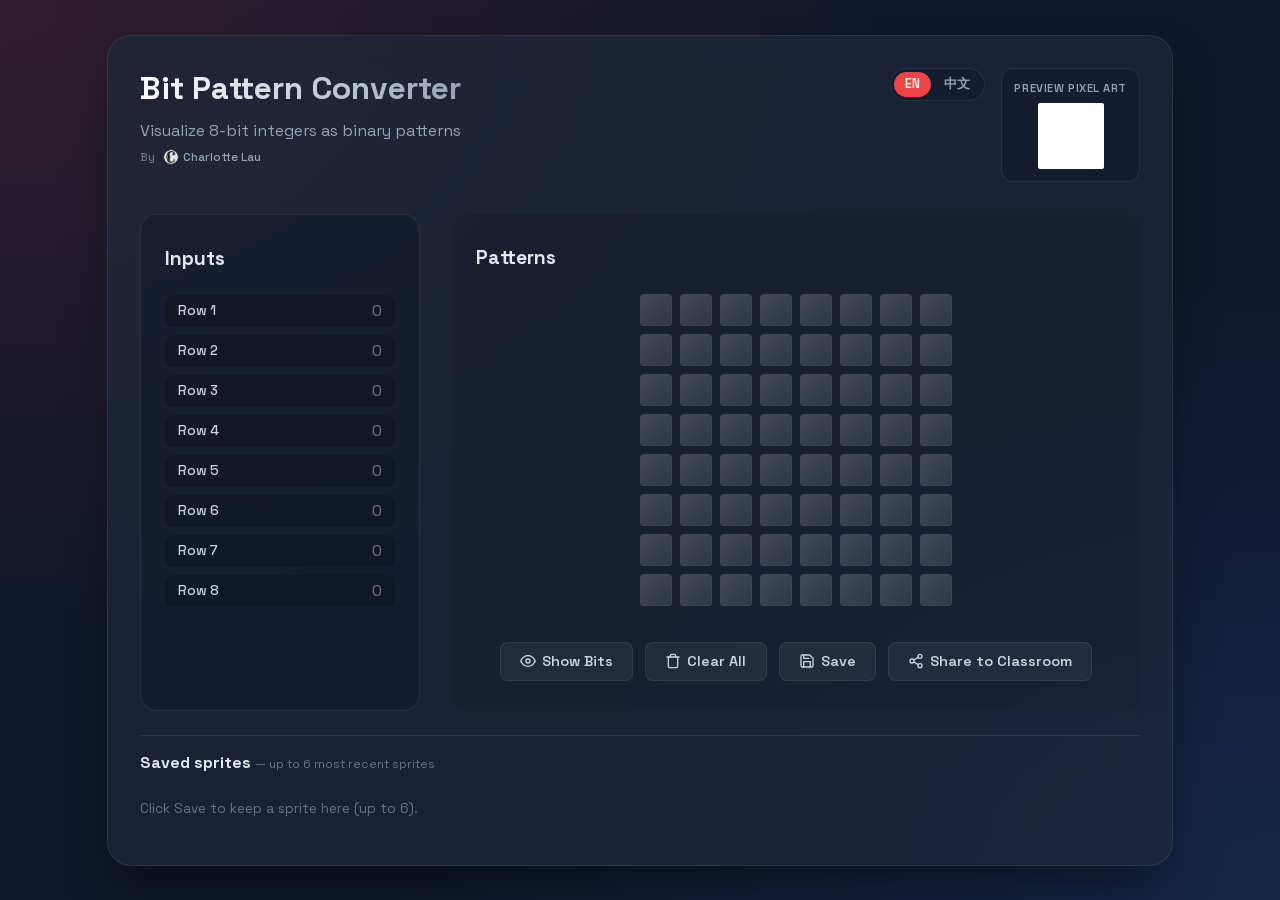
<file: index.html>
<!DOCTYPE html>
<html lang="en">

<head>
  <meta charset="UTF-8" />
  <meta name="viewport" content="width=device-width, initial-scale=1.0" />
  <title>Bit Pattern Converter</title>
  <style>
/* Space Grotesk (latin subset, variable 300-700), embedded so this file needs
   no network at all — SIL Open Font License 1.1, (c) Florian Karsten.
   Chinese text falls back to the system CJK face (PingFang TC / Noto Sans TC /
   Microsoft JhengHei), which is why no CJK webfont is embedded: a usable
   subset would be megabytes. */
@font-face {
  font-family: 'Space Grotesk';
  font-style: normal;
  font-weight: 300 700;
  font-display: swap;
  src: url([data-uri]) format('woff2');
}
:root {
  --bg-color: #0f172a;
  --card-bg: rgba(30, 41, 59, 0.7);
  --text-color: #f8fafc;
  --accent-color: #ef4444;
  /* Red-500 */
  --bit-off: rgba(255, 255, 255, 0.1);
  --bit-border: rgba(255, 255, 255, 0.1);
  --input-bg: rgba(15, 23, 42, 0.6);
  --glass-border: 1px solid rgba(255, 255, 255, 0.08);
  --panel-bg: rgba(15, 23, 42, 0.4);
}

body {
  margin: 0;
  padding: 0;
  font-family: 'Space Grotesk', 'Noto Sans TC', ui-sans-serif, system-ui, -apple-system, 'Segoe UI', 'Helvetica Neue', 'PingFang TC', 'Microsoft JhengHei', sans-serif;
  background-color: var(--bg-color);
  background-image:
    radial-gradient(at 0% 0%, rgba(239, 68, 68, 0.15) 0px, transparent 50%),
    radial-gradient(at 100% 100%, rgba(59, 130, 246, 0.15) 0px, transparent 50%);
  background-attachment: fixed;
  color: var(--text-color);
  display: flex;
  min-height: 100vh;
  padding: 2vh 0;
  box-sizing: border-box;
}

.app-container {
  background: var(--card-bg);
  backdrop-filter: blur(16px);
  -webkit-backdrop-filter: blur(16px);
  padding: 2rem;
  border-radius: 24px;
  border: var(--glass-border);
  box-shadow: 0 25px 50px -12px rgba(0, 0, 0, 0.5);
  max-width: 1000px;
  width: 95%;
  min-height: 85vh;
  margin: auto;
  display: flex;
  flex-direction: column;
  position: relative;
  overflow: hidden;
}

.top-bar {
  display: flex;
  justify-content: space-between;
  align-items: flex-start;
  gap: 1rem;
  margin-bottom: 2rem;
  flex-shrink: 0;
}

header {
  text-align: left;
  flex-shrink: 1;
  min-width: 0;
  display: flex;
  flex-direction: column;
  align-items: flex-start;
  gap: 0.25rem;
}

/* Language switch */
.lang-switch {
  margin-left: auto;
  align-self: flex-start;
  display: inline-flex;
  gap: 2px;
  background: var(--panel-bg);
  border: var(--glass-border);
  border-radius: 999px;
  padding: 3px;
}

.lang-btn {
  background: transparent;
  border: none;
  color: #94a3b8;
  font-family: inherit;
  font-weight: 600;
  font-size: 0.8rem;
  line-height: 1;
  padding: 0.4rem 0.7rem;
  border-radius: 999px;
  cursor: pointer;
  transition: all 0.2s;
  white-space: nowrap;
}

.lang-btn:hover {
  color: white;
}

.lang-btn.active {
  background: var(--accent-color);
  color: white;
}

/* Pixel-art preview */
.preview-box {
  flex-shrink: 0;
  display: flex;
  flex-direction: column;
  align-items: center;
  gap: 0.5rem;
  background: var(--panel-bg);
  border: var(--glass-border);
  border-radius: 12px;
  padding: 0.75rem;
}

.preview-label {
  font-size: 0.7rem;
  font-weight: 600;
  color: #94a3b8;
  text-transform: uppercase;
  letter-spacing: 0.05em;
  white-space: nowrap;
}

.preview-canvas {
  width: 64px;
  height: 64px;
  image-rendering: pixelated;
  border-radius: 2px;
  background: #ffffff;
  border: 1px solid rgba(255, 255, 255, 0.1);
  display: block;
}

header h1 {
  font-weight: 700;
  font-size: 2rem;
  margin: 0 0 0.5rem 0;
  background: linear-gradient(to right, #fff, #94a3b8);
  -webkit-background-clip: text;
  background-clip: text;
  -webkit-text-fill-color: transparent;
}

header p {
  color: #94a3b8;
  margin: 0;
  font-size: 1rem;
}

/* Main Layout */
.main-layout {
  display: grid;
  grid-template-columns: 280px 1fr;
  gap: 2rem;
  flex: 1;
  min-height: 0;
  align-items: start;
}

/* Input Panel */
.input-panel {
  background: var(--panel-bg);
  border-radius: 16px;
  padding: 1.5rem;
  border: var(--glass-border);
  display: flex;
  flex-direction: column;
  overflow-y: auto;
  height: 100%;
  box-sizing: border-box;
}

.panel-header {
  display: flex;
  justify-content: space-between;
  align-items: center;
  margin-bottom: 0px;
  height: 40px;
  flex-shrink: 0;
}

.panel-header h2 {
  font-size: 1.2rem;
  margin: 0;
  color: #e2e8f0;
}

.inputs-list {
  display: flex;
  flex-direction: column;
  gap: 8px;
  /* Increased to 8px for square grid match */
  margin-top: 1rem;
}

.input-group {
  display: flex;
  align-items: center;
  justify-content: space-between;
  background: rgba(0, 0, 0, 0.2);
  padding: 0 0.75rem;
  border-radius: 8px;
  border: 1px solid transparent;
  transition: all 0.2s ease;
  height: 32px;
  /* Matches bit height for square grid */
  box-sizing: border-box;
}

.input-group:hover {
  background: rgba(0, 0, 0, 0.4);
  border-color: rgba(255, 255, 255, 0.1);
}

.input-group:focus-within {
  border-color: var(--accent-color);
  background: rgba(0, 0, 0, 0.5);
  box-shadow: 0 0 0 2px rgba(239, 68, 68, 0.2);
}

.input-group label {
  font-size: 0.85rem;
  color: #cbd5e1;
  /* Brighter label */
  font-weight: 500;
}

.decimal-input {
  background: transparent;
  border: none;
  color: white;
  font-family: 'Space Grotesk', ui-monospace, SFMono-Regular, Menlo, Consolas, 'Courier New', monospace;
  font-size: 1rem;
  width: 60px;
  text-align: right;
  outline: none;
  padding: 0;
}

.decimal-input:focus {
  color: var(--accent-color);
  /* Kept text color accent */
}

/* Display Panel */
.display-panel {
  display: flex;
  flex-direction: column;
  justify-content: flex-start;
  padding: 1.5rem;
  background: rgba(0, 0, 0, 0.1);
  border-radius: 16px;
  height: 100%;
  box-sizing: border-box;
}

.patterns-list {
  display: flex;
  flex-direction: column;
  gap: 8px;
  /* Strict match to inputs-list (8px) */
  margin-top: 1rem;
  /* Match input-list margin */
}

.bit-row {
  display: flex;
  justify-content: center;
  align-items: center;
  padding: 0;
  border-radius: 0;
  transition: background 0.2s;
  height: 32px;
  /* Match input-group height */
}

.bit-row:hover {
  background: rgba(255, 255, 255, 0.03);
}

.bits-container {
  display: flex;
  gap: 8px;
  /* 8px horizontal gap for perfect square */
}

.bit {
  width: 32px;
  height: 32px;
  border-radius: 4px;
  background: var(--bit-off);
  border: var(--glass-border);
  transition: all 0.3s cubic-bezier(0.4, 0, 0.2, 1);
  position: relative;
  overflow: hidden;
  box-sizing: border-box;
  cursor: pointer;
  /* Interactive */
  display: flex;
  align-items: center;
  justify-content: center;
  font-size: 0.8rem;
  font-weight: 700;
  user-select: none;
}

.bit:hover {
  background: rgba(255, 255, 255, 0.2);
  /* Hover affordance */
  border-color: rgba(255, 255, 255, 0.3);
}

.bit::after {
  content: '';
  position: absolute;
  top: 0;
  left: 0;
  width: 100%;
  height: 100%;
  background: linear-gradient(135deg, rgba(255, 255, 255, 0.1) 0%, rgba(255, 255, 255, 0) 100%);
}

.bit.active {
  background: var(--accent-color);
  box-shadow: 0 0 15px rgba(239, 68, 68, 0.4);
  border-color: rgba(239, 68, 68, 0.5);
  transform: scale(1.05);
}

/* Mobile Toggle - Top Left */
.mobile-toggle {
  display: none;
  position: absolute;
  top: 1.5rem;
  left: 1.5rem;
  width: 48px;
  height: 48px;
  border-radius: 12px;
  background: var(--card-bg);
  border: var(--glass-border);
  color: white;
  backdrop-filter: blur(10px);
  z-index: 100;
  cursor: pointer;
  align-items: center;
  justify-content: center;
  transition: all 0.2s;
}

.mobile-toggle:active {
  transform: scale(0.95);
  background: var(--accent-color);
}

/* Secondary Button Styles */
.display-controls {
  margin-top: 2.25rem;
  display: flex;
  justify-content: center;
  gap: 12px;
  flex-wrap: wrap;
}

.secondary-btn {
  background: rgba(255, 255, 255, 0.05);
  border: var(--glass-border);
  color: #cbd5e1;
  padding: 0.6rem 1.2rem;
  border-radius: 8px;
  font-family: 'Space Grotesk', 'Noto Sans TC', ui-sans-serif, system-ui, -apple-system, 'Segoe UI', 'Helvetica Neue', 'PingFang TC', 'Microsoft JhengHei', sans-serif;
  font-weight: 600;
  font-size: 0.9rem;
  cursor: pointer;
  transition: all 0.2s;
  display: inline-flex;
  align-items: center;
  gap: 6px;
}

.btn-icon {
  width: 16px;
  height: 16px;
  flex-shrink: 0;
}

.secondary-btn:hover {
  background: rgba(255, 255, 255, 0.1);
  color: white;
}

.secondary-btn:active {
  transform: scale(0.98);
}

.secondary-btn.active {
  background: var(--accent-color);
  color: white;
  border-color: transparent;
}

/* Clear All: hint at a destructive action on hover */
.secondary-btn.danger:hover {
  background: var(--accent-color);
  color: white;
  border-color: transparent;
}

/* Hide spin buttons */
.decimal-input::-webkit-outer-spin-button,
.decimal-input::-webkit-inner-spin-button {
  -webkit-appearance: none;
  margin: 0;
}

/* Footer Styles */
.credits {
  display: flex;
  align-items: center;
  gap: 8px;
  color: #64748b;
  font-size: 0.75rem;
  font-weight: 500;
  margin-top: 0.25rem;
}

.credit-icon {
  width: 14px;
  height: 14px;
  object-fit: contain;
}

.credit-icon.avatar {
  border-radius: 50%;
  border: 1px solid rgba(255, 255, 255, 0.1);
}

.credit-link {
  color: #94a3b8;
  text-decoration: none;
  transition: all 0.2s ease;
  display: inline-flex;
  align-items: center;
  gap: 4px;
}

.credit-link:hover {
  color: #60a5fa;
  text-decoration: underline;
}

.close-btn {
  background: transparent;
  border: none;
  color: #fff;
  font-size: 1.5rem;
  cursor: pointer;
}

.mobile-only {
  display: none;
}

/* Saved sprites panel */
.saved-panel {
  flex-shrink: 0;
  margin-top: 1.5rem;
  padding-top: 1rem;
  border-top: var(--glass-border);
}

.saved-header h2 {
  font-size: 1rem;
  margin: 0 0 0.75rem 0;
  color: #e2e8f0;
}

.saved-hint {
  font-size: 0.75rem;
  font-weight: 400;
  color: #64748b;
}

.saved-list {
  display: flex;
  gap: 10px;
  flex-wrap: wrap;
  align-items: center;
  min-height: 48px;
}

.saved-empty {
  font-size: 0.85rem;
  color: #64748b;
}

.saved-item {
  padding: 0;
  border: 1px solid rgba(255, 255, 255, 0.12);
  border-radius: 4px;
  background: #fff;
  cursor: pointer;
  line-height: 0;
  transition: all 0.2s;
}

.saved-item:hover {
  border-color: var(--accent-color);
  transform: translateY(-2px);
  box-shadow: 0 6px 16px rgba(0, 0, 0, 0.4);
}

.saved-thumb {
  width: 48px;
  height: 48px;
  image-rendering: pixelated;
  border-radius: 3px;
  display: block;
}

/* Responsive & Mobile */
@media (max-width: 700px) {
  .app-container {
    min-height: 100vh;
    width: 100%;
    border-radius: 0;
    padding: 1rem;
    padding-top: 5rem;
  }

  .main-layout {
    grid-template-columns: 1fr;
    gap: 0;
    overflow-y: auto;
    display: block;
    flex: none;
  }

  .patterns-list {
    margin-top: 0;
  }

  /* Input panel becomes a drawer or overlay on mobile */
  .input-panel {
    position: fixed;
    top: 0;
    left: 0;
    width: 300px;
    height: 100%;
    z-index: 200;
    background: #0f172a;
    border-right: 1px solid rgba(255, 255, 255, 0.1);
    transform: translateX(-100%);
    transition: transform 0.3s cubic-bezier(0.4, 0, 0.2, 1);
    box-shadow: 10px 0 50px rgba(0, 0, 0, 0.5);
    padding-top: 5rem;
    /* Space for hidden toggle area so controls are lower? No, toggle is z-index 100, drawer 200. Drawer covers toggle? */
    /* Let's keep toggle visible or allow closing via X */
  }

  .input-panel.active {
    transform: translateX(0);
  }

  .display-panel {
    background: transparent;
    padding: 0;
    height: auto;
  }

  .mobile-toggle {
    display: flex;
  }

  .mobile-only {
    display: block;
  }

  /* On mobile, we hide the desktop "Patterns" header, 
     but the inputs panel has its own header. */
  .desktop-hidden {
    display: none;
  }

  .bits-container {
    justify-content: center;
  }

  header h1 {
    font-size: 1.5rem;
  }

  .top-bar {
    gap: 0.75rem;
    flex-wrap: wrap;
  }
}
  </style>
</head>

<body>
  <div class="app-container">
    <div class="top-bar">
      <header>
        <h1><a href="#0,0,0,0,0,0,0,0" data-i18n="title">Bit Pattern Converter</a></h1>
        <p data-i18n="subtitle">Visualize 8-bit integers as binary patterns</p>
        <div class="credits">
          <span data-i18n="by">By</span>
          <a href="https://github.com/charlotte-lau-hk/" target="_blank" class="credit-link">
            <img src="[data-uri]" alt="Charlotte Lau"
              class="credit-icon avatar">
            Charlotte Lau
          </a>
        </div>
      </header>

      <div class="lang-switch" role="group" aria-label="Language / 語言">
        <button type="button" class="lang-btn active" data-lang="en">EN</button>
        <button type="button" class="lang-btn" data-lang="zh" lang="zh-Hant">中文</button>
      </div>

      <div class="preview-box">
        <span class="preview-label" data-i18n="previewLabel">Preview Pixel Art</span>
        <canvas id="preview-canvas" width="64" height="64" class="preview-canvas" data-i18n-aria="previewAria"
          aria-label="Combined 8 by 8 pixel-art preview of all rows"></canvas>
      </div>
    </div>

    <!-- Mobile Toggle Button -->
    <button id="toggle-inputs" class="mobile-toggle" data-i18n-aria="toggleInputsAria" aria-label="Toggle inputs">
      <svg width="24" height="24" viewBox="0 0 24 24" fill="none" stroke="currentColor" stroke-width="2"
        stroke-linecap="round" stroke-linejoin="round">
        <path d="M11 4H4a2 2 0 0 0-2 2v14a2 2 0 0 0 2 2h14a2 2 0 0 0 2-2v-7"></path>
        <path d="M18.5 2.5a2.121 2.121 0 0 1 3 3L12 15l-4 1 1-4 9.5-9.5z"></path>
      </svg>
    </button>

    <div class="main-layout">
      <!-- Input Panel -->
      <aside class="input-panel" id="input-panel">
        <div class="panel-header">
          <h2 data-i18n="inputs">Inputs</h2>
          <button id="close-inputs" class="close-btn mobile-only" data-i18n-aria="closeAria"
            aria-label="Close">&times;</button>
        </div>
        <div class="inputs-list">
          <!-- 8 Inputs -->
          <div class="input-group">
            <label for="row-1" data-i18n="rowLabel" data-row="1">Row 1</label>
            <input id="row-1" type="number" min="0" max="255" placeholder="0" class="decimal-input" data-index="0" />
          </div>
          <div class="input-group">
            <label for="row-2" data-i18n="rowLabel" data-row="2">Row 2</label>
            <input id="row-2" type="number" min="0" max="255" placeholder="0" class="decimal-input" data-index="1" />
          </div>
          <div class="input-group">
            <label for="row-3" data-i18n="rowLabel" data-row="3">Row 3</label>
            <input id="row-3" type="number" min="0" max="255" placeholder="0" class="decimal-input" data-index="2" />
          </div>
          <div class="input-group">
            <label for="row-4" data-i18n="rowLabel" data-row="4">Row 4</label>
            <input id="row-4" type="number" min="0" max="255" placeholder="0" class="decimal-input" data-index="3" />
          </div>
          <div class="input-group">
            <label for="row-5" data-i18n="rowLabel" data-row="5">Row 5</label>
            <input id="row-5" type="number" min="0" max="255" placeholder="0" class="decimal-input" data-index="4" />
          </div>
          <div class="input-group">
            <label for="row-6" data-i18n="rowLabel" data-row="6">Row 6</label>
            <input id="row-6" type="number" min="0" max="255" placeholder="0" class="decimal-input" data-index="5" />
          </div>
          <div class="input-group">
            <label for="row-7" data-i18n="rowLabel" data-row="7">Row 7</label>
            <input id="row-7" type="number" min="0" max="255" placeholder="0" class="decimal-input" data-index="6" />
          </div>
          <div class="input-group">
            <label for="row-8" data-i18n="rowLabel" data-row="8">Row 8</label>
            <input id="row-8" type="number" min="0" max="255" placeholder="0" class="decimal-input" data-index="7" />
          </div>
        </div>
      </aside>

      <!-- Display Panel -->
      <main class="display-panel">
        <div class="panel-header">
          <h2 data-i18n="patterns">Patterns</h2>
        </div>
        <div class="patterns-list">
          <!-- 8 Bit Rows -->
          <div class="bit-row" data-index="0">
            <div class="bits-container">
              <div class="bit"></div>
              <div class="bit"></div>
              <div class="bit"></div>
              <div class="bit"></div>
              <div class="bit"></div>
              <div class="bit"></div>
              <div class="bit"></div>
              <div class="bit"></div>
            </div>
          </div>
          <div class="bit-row" data-index="1">
            <div class="bits-container">
              <div class="bit"></div>
              <div class="bit"></div>
              <div class="bit"></div>
              <div class="bit"></div>
              <div class="bit"></div>
              <div class="bit"></div>
              <div class="bit"></div>
              <div class="bit"></div>
            </div>
          </div>
          <div class="bit-row" data-index="2">
            <div class="bits-container">
              <div class="bit"></div>
              <div class="bit"></div>
              <div class="bit"></div>
              <div class="bit"></div>
              <div class="bit"></div>
              <div class="bit"></div>
              <div class="bit"></div>
              <div class="bit"></div>
            </div>
          </div>
          <div class="bit-row" data-index="3">
            <div class="bits-container">
              <div class="bit"></div>
              <div class="bit"></div>
              <div class="bit"></div>
              <div class="bit"></div>
              <div class="bit"></div>
              <div class="bit"></div>
              <div class="bit"></div>
              <div class="bit"></div>
            </div>
          </div>
          <div class="bit-row" data-index="4">
            <div class="bits-container">
              <div class="bit"></div>
              <div class="bit"></div>
              <div class="bit"></div>
              <div class="bit"></div>
              <div class="bit"></div>
              <div class="bit"></div>
              <div class="bit"></div>
              <div class="bit"></div>
            </div>
          </div>
          <div class="bit-row" data-index="5">
            <div class="bits-container">
              <div class="bit"></div>
              <div class="bit"></div>
              <div class="bit"></div>
              <div class="bit"></div>
              <div class="bit"></div>
              <div class="bit"></div>
              <div class="bit"></div>
              <div class="bit"></div>
            </div>
          </div>
          <div class="bit-row" data-index="6">
            <div class="bits-container">
              <div class="bit"></div>
              <div class="bit"></div>
              <div class="bit"></div>
              <div class="bit"></div>
              <div class="bit"></div>
              <div class="bit"></div>
              <div class="bit"></div>
              <div class="bit"></div>
            </div>
          </div>
          <div class="bit-row" data-index="7">
            <div class="bits-container">
              <div class="bit"></div>
              <div class="bit"></div>
              <div class="bit"></div>
              <div class="bit"></div>
              <div class="bit"></div>
              <div class="bit"></div>
              <div class="bit"></div>
              <div class="bit"></div>
            </div>
          </div>
        </div>
        <div class="display-controls">
          <button id="toggle-view" class="secondary-btn">
            <svg class="btn-icon" viewBox="0 0 24 24" fill="none" stroke="currentColor" stroke-width="2"
              stroke-linecap="round" stroke-linejoin="round" aria-hidden="true">
              <path d="M1 12s4-8 11-8 11 8 11 8-4 8-11 8-11-8-11-8z"></path>
              <circle cx="12" cy="12" r="3"></circle>
            </svg>
            <span class="btn-label">Show Bits</span>
          </button>
          <button id="clear-all" class="secondary-btn danger">
            <svg class="btn-icon" viewBox="0 0 24 24" fill="none" stroke="currentColor" stroke-width="2"
              stroke-linecap="round" stroke-linejoin="round" aria-hidden="true">
              <polyline points="3 6 5 6 21 6"></polyline>
              <path d="M19 6v14a2 2 0 0 1-2 2H7a2 2 0 0 1-2-2V6m3 0V4a2 2 0 0 1 2-2h4a2 2 0 0 1 2 2v2"></path>
            </svg>
            <span class="btn-label" data-i18n="clearAll">Clear All</span>
          </button>
          <button id="save-btn" class="secondary-btn">
            <svg class="btn-icon" viewBox="0 0 24 24" fill="none" stroke="currentColor" stroke-width="2"
              stroke-linecap="round" stroke-linejoin="round" aria-hidden="true">
              <path d="M19 21H5a2 2 0 0 1-2-2V5a2 2 0 0 1 2-2h11l5 5v11a2 2 0 0 1-2 2z"></path>
              <polyline points="17 21 17 13 7 13 7 21"></polyline>
              <polyline points="7 3 7 8 15 8"></polyline>
            </svg>
            <span class="btn-label" data-i18n="save">Save</span>
          </button>
          <button id="share-btn" class="secondary-btn">
            <svg class="btn-icon" viewBox="0 0 24 24" fill="none" stroke="currentColor" stroke-width="2"
              stroke-linecap="round" stroke-linejoin="round" aria-hidden="true">
              <circle cx="18" cy="5" r="3"></circle>
              <circle cx="6" cy="12" r="3"></circle>
              <circle cx="18" cy="19" r="3"></circle>
              <line x1="8.59" y1="13.51" x2="15.42" y2="17.49"></line>
              <line x1="15.41" y1="6.51" x2="8.59" y2="10.49"></line>
            </svg>
            <span class="btn-label" data-i18n="shareClassroom">Share to Classroom</span>
          </button>
        </div>
      </main>
    </div>

    <!-- Saved sprites (persisted in this browser) -->
    <div class="saved-panel" id="saved-panel">
      <div class="saved-header">
        <h2><span data-i18n="savedTitle">Saved sprites</span> <span class="saved-hint" data-i18n="savedHint">— up to 6
            most recent sprites</span></h2>
      </div>
      <div class="saved-list" id="saved-list"></div>
    </div>

  </div>
  <script>
document.addEventListener('DOMContentLoaded', () => {
    const inputs = document.querySelectorAll('.decimal-input');
    const bitRows = document.querySelectorAll('.bit-row');
    const toggleViewBtn = document.getElementById('toggle-view');

    let showBits = false;

    // --- Bilingual UI (English / Traditional Chinese) ---
    const I18N = {
        en: {
            title: 'Bit Pattern Converter',
            subtitle: 'Visualize 8-bit integers as binary patterns',
            by: 'By',
            previewLabel: 'Preview Pixel Art',
            previewAria: 'Combined 8 by 8 pixel-art preview of all rows',
            toggleInputsAria: 'Toggle inputs',
            closeAria: 'Close',
            inputs: 'Inputs',
            patterns: 'Patterns',
            rowLabel: 'Row {n}',
            bitAria: 'Row {row}, bit value {weight}',
            showBits: 'Show Bits',
            showPattern: 'Show Pattern',
            clearAll: 'Clear All',
            save: 'Save',
            shareClassroom: 'Share to Classroom',
            savedTitle: 'Saved sprites',
            savedHint: '— up to 6 most recent sprites',
            savedEmpty: 'Click Save to keep a sprite here (up to 6).',
            loadSprite: 'Load this sprite',
            confirmLoad: 'Load this saved sprite? Your current drawing will be replaced.'
        },
        zh: {
            title: '位元樣式轉換器',
            subtitle: '以二進制樣式呈現 8 位元整數',
            by: '作者',
            previewLabel: '像素藝術預覽',
            previewAria: '由所有行合併而成的 8×8 像素藝術預覽',
            toggleInputsAria: '開關輸入面板',
            closeAria: '關閉',
            inputs: '輸入',
            patterns: '樣式',
            rowLabel: '第 {n} 行',
            bitAria: '第 {row} 行，位元值 {weight}',
            showBits: '顯示位元',
            showPattern: '顯示樣式',
            clearAll: '全部清除',
            save: '儲存',
            shareClassroom: '分享至 Classroom',
            savedTitle: '已儲存的精靈圖 (sprite)',
            savedHint: '— 最多保留最近 6 個精靈圖',
            savedEmpty: '按「儲存」即可把精靈圖保留在這裡（最多 6 個）。',
            loadSprite: '載入此精靈圖',
            confirmLoad: '要載入這個已儲存的精靈圖嗎？目前的圖案將會被取代。'
        }
    };

    const LANG_KEY = 'bpc-lang';
    let lang = 'en';
    try { if (localStorage.getItem(LANG_KEY) === 'zh') lang = 'zh'; } catch (e) { /* default English */ }

    const t = (key) => I18N[lang][key];

    // Parse and clamp any raw value to a valid 8-bit integer (0-255)
    const clamp255 = (value) => {
        let n = parseInt(value);
        if (isNaN(n) || n < 0) n = 0;
        if (n > 255) n = 255;
        return n;
    };

    // --- Pixel Art Preview (all 8 rows combined into an 8x8 sprite) ---
    const previewCanvas = document.getElementById('preview-canvas');
    const pctx = previewCanvas ? previewCanvas.getContext('2d') : null;

    // Paint an 8x8 sprite (from 8 row values) onto a 64x64 canvas context
    const paintSprite = (ctx, values) => {
        ctx.fillStyle = '#ffffff';
        ctx.fillRect(0, 0, 64, 64);
        values.forEach((val, row) => {
            const binary = clamp255(val).toString(2).padStart(8, '0');
            for (let col = 0; col < 8; col++) {
                if (binary[col] === '1') {
                    ctx.fillStyle = '#ef4444';
                    ctx.fillRect(col * 8, row * 8, 8, 8);
                }
            }
        });
    };

    const currentValues = () => Array.from(inputs).map(input => clamp255(input.value));

    const drawPreview = () => {
        if (!pctx) return;
        paintSprite(pctx, currentValues());
    };

    // --- Core Logic: Map Input Index to Bit Row ---

    const updateBitDisplay = (index, value) => {
        const intVal = clamp255(value);

        // Binary string
        const binaryString = intVal.toString(2).padStart(8, '0');

        // Find corresponding bit row
        const targetRow = bitRows[index];
        if (!targetRow) return;

        const bits = targetRow.querySelectorAll('.bit');
        bits.forEach((bit, bitIndex) => {
            const bitValue = binaryString[bitIndex];

            // Update Visual Pattern
            if (bitValue === '1') {
                bit.classList.add('active');
            } else {
                bit.classList.remove('active');
            }
            bit.setAttribute('aria-pressed', bitValue === '1' ? 'true' : 'false');

            // Update Text Content (0 or 1)
            if (showBits) {
                bit.textContent = bitValue;
            } else {
                bit.textContent = '';
            }
        });

        // Keep the combined pixel-art preview in sync
        drawPreview();
    };

    const refreshAllDisplays = () => {
        inputs.forEach((input, index) => {
            updateBitDisplay(index, input.value || 0);
        });
    };

    // --- Event Listeners for Inputs ---

    inputs.forEach((input, index) => {
        input.addEventListener('input', (e) => {
            const raw = e.target.value;

            // Validate limits in real-time (leave empty string alone so typing isn't interrupted)
            if (raw !== '') {
                const clamped = clamp255(raw);
                if (String(clamped) !== raw) e.target.value = clamped;
            }

            updateBitDisplay(index, e.target.value);
            updateHash();
        });

        // Initialize display
        updateBitDisplay(index, input.value || 0);
    });

    // --- Interactive Bits Logic ---

    bitRows.forEach((row, rowIndex) => {
        const bits = row.querySelectorAll('.bit');
        bits.forEach((bit, bitIndex) => {
            // Bits are index 0 (MSB, 128) to 7 (LSB, 1)
            const weight = Math.pow(2, 7 - bitIndex);

            // Make each bit keyboard-operable, not just clickable
            bit.setAttribute('role', 'button');
            bit.tabIndex = 0;
            bit.dataset.row = rowIndex + 1;
            bit.dataset.weight = weight;
            bit.setAttribute('aria-label',
                t('bitAria').replace('{row}', rowIndex + 1).replace('{weight}', weight));

            const toggleBit = () => {
                const input = inputs[rowIndex];
                const currentValue = parseInt(input.value) || 0;

                // XOR to toggle the bit in the integer
                const newValue = currentValue ^ weight;

                // Update State
                input.value = newValue;
                updateBitDisplay(rowIndex, newValue);
                updateHash();
            };

            bit.addEventListener('click', toggleBit);
            bit.addEventListener('keydown', (e) => {
                if (e.key === 'Enter' || e.key === ' ') {
                    e.preventDefault();
                    toggleBit();
                }
            });
        });
    });


    // --- Toggle View Logic ---
    const toggleViewLabel = toggleViewBtn ? toggleViewBtn.querySelector('.btn-label') : null;
    const updateToggleViewLabel = () => {
        if (toggleViewLabel) toggleViewLabel.textContent = showBits ? t('showPattern') : t('showBits');
    };
    if (toggleViewBtn) {
        toggleViewBtn.addEventListener('click', () => {
            showBits = !showBits;
            toggleViewBtn.classList.toggle('active', showBits);
            updateToggleViewLabel();
            refreshAllDisplays();
        });
    }


    // --- Clear All Logic ---
    const clearAllBtn = document.getElementById('clear-all');
    if (clearAllBtn) {
        clearAllBtn.addEventListener('click', () => {
            inputs.forEach((input, index) => {
                input.value = '';
                updateBitDisplay(index, 0);
            });
            updateHash();
        });
    }


    // --- Save / Gallery (persisted in this browser) ---
    const SAVE_KEY = 'bpc-saved-sprites';
    const MAX_SAVED = 6;
    const savedList = document.getElementById('saved-list');

    const readSaved = () => {
        try { return JSON.parse(localStorage.getItem(SAVE_KEY)) || []; }
        catch (e) { return []; }
    };
    const writeSaved = (arr) => {
        try { localStorage.setItem(SAVE_KEY, JSON.stringify(arr)); }
        catch (e) { /* storage unavailable (e.g. private mode) */ }
    };

    const renderSaved = () => {
        if (!savedList) return;
        const saved = readSaved();
        savedList.innerHTML = '';
        if (saved.length === 0) {
            const hint = document.createElement('span');
            hint.className = 'saved-empty';
            hint.textContent = t('savedEmpty');
            savedList.appendChild(hint);
            return;
        }
        saved.forEach((values) => {
            const item = document.createElement('button');
            item.className = 'saved-item';
            item.title = t('loadSprite');
            item.setAttribute('aria-label', t('loadSprite'));
            const cv = document.createElement('canvas');
            cv.width = 64;
            cv.height = 64;
            cv.className = 'saved-thumb';
            paintSprite(cv.getContext('2d'), values);
            item.appendChild(cv);
            item.addEventListener('click', () => {
                const hasDrawing = currentValues().some(v => v !== 0);
                if (hasDrawing && !confirm(t('confirmLoad'))) return;
                inputs.forEach((input, idx) => { input.value = values[idx]; });
                refreshAllDisplays();
                updateHash();
            });
            savedList.appendChild(item);
        });
    };

    const saveBtn = document.getElementById('save-btn');
    if (saveBtn) {
        saveBtn.addEventListener('click', () => {
            const values = currentValues();
            if (values.every(v => v === 0)) return; // nothing drawn yet
            const saved = readSaved();
            saved.unshift(values);
            writeSaved(saved.slice(0, MAX_SAVED));
            renderSaved();
        });
    }

    // --- Share to Google Classroom ---
    const shareBtn = document.getElementById('share-btn');
    if (shareBtn) {
        shareBtn.addEventListener('click', () => {
            updateHash(); // make sure the URL reflects the current drawing
            const shareUrl = 'https://classroom.google.com/share?url=' +
                encodeURIComponent(window.location.href);
            window.open(shareUrl, '_blank', 'noopener,width=600,height=650');
        });
    }

    // --- Language Switch ---
    const langButtons = document.querySelectorAll('.lang-btn');

    const applyI18n = () => {
        document.documentElement.lang = lang === 'zh' ? 'zh-Hant' : 'en';
        document.title = t('title');

        document.querySelectorAll('[data-i18n]').forEach((el) => {
            let text = t(el.dataset.i18n);
            if (el.dataset.row) text = text.replace('{n}', el.dataset.row);
            el.textContent = text;
        });
        document.querySelectorAll('[data-i18n-aria]').forEach((el) => {
            el.setAttribute('aria-label', t(el.dataset.i18nAria));
        });
        document.querySelectorAll('.bit').forEach((bit) => {
            bit.setAttribute('aria-label',
                t('bitAria').replace('{row}', bit.dataset.row).replace('{weight}', bit.dataset.weight));
        });

        langButtons.forEach((btn) => {
            btn.classList.toggle('active', btn.dataset.lang === lang);
        });

        updateToggleViewLabel();
        renderSaved();
    };

    langButtons.forEach((btn) => {
        btn.addEventListener('click', () => {
            if (btn.dataset.lang === lang) return;
            lang = btn.dataset.lang;
            try { localStorage.setItem(LANG_KEY, lang); } catch (e) { /* storage unavailable */ }
            applyI18n();
        });
    });

    applyI18n();


    // --- URL Hash State Management ---

    const updateHash = () => {
        const values = Array.from(inputs).map(input => input.value || '0');
        window.location.hash = values.join(',');
    };

    const loadFromHash = () => {
        const hash = window.location.hash.slice(1);
        if (!hash) return;

        const values = hash.split(',');
        inputs.forEach((input, index) => {
            if (values[index] === undefined) return;
            // Clamp so the input field always matches what the bits/preview show
            const clamped = String(clamp255(values[index]));
            if (input.value !== clamped) {
                input.value = clamped;
                updateBitDisplay(index, clamped);
            }
        });
    };

    window.addEventListener('hashchange', loadFromHash);

    // Initial Load
    if (window.location.hash) {
        loadFromHash();
    }


    // --- Mobile Interface Logic ---

    const toggleBtn = document.getElementById('toggle-inputs');
    const closeBtn = document.getElementById('close-inputs');
    const inputPanel = document.getElementById('input-panel');

    const toggleMenu = () => {
        inputPanel.classList.toggle('active');
    };

    if (toggleBtn) toggleBtn.addEventListener('click', toggleMenu);
    if (closeBtn) closeBtn.addEventListener('click', toggleMenu);

});
  </script>
</body>

</html>
</file>
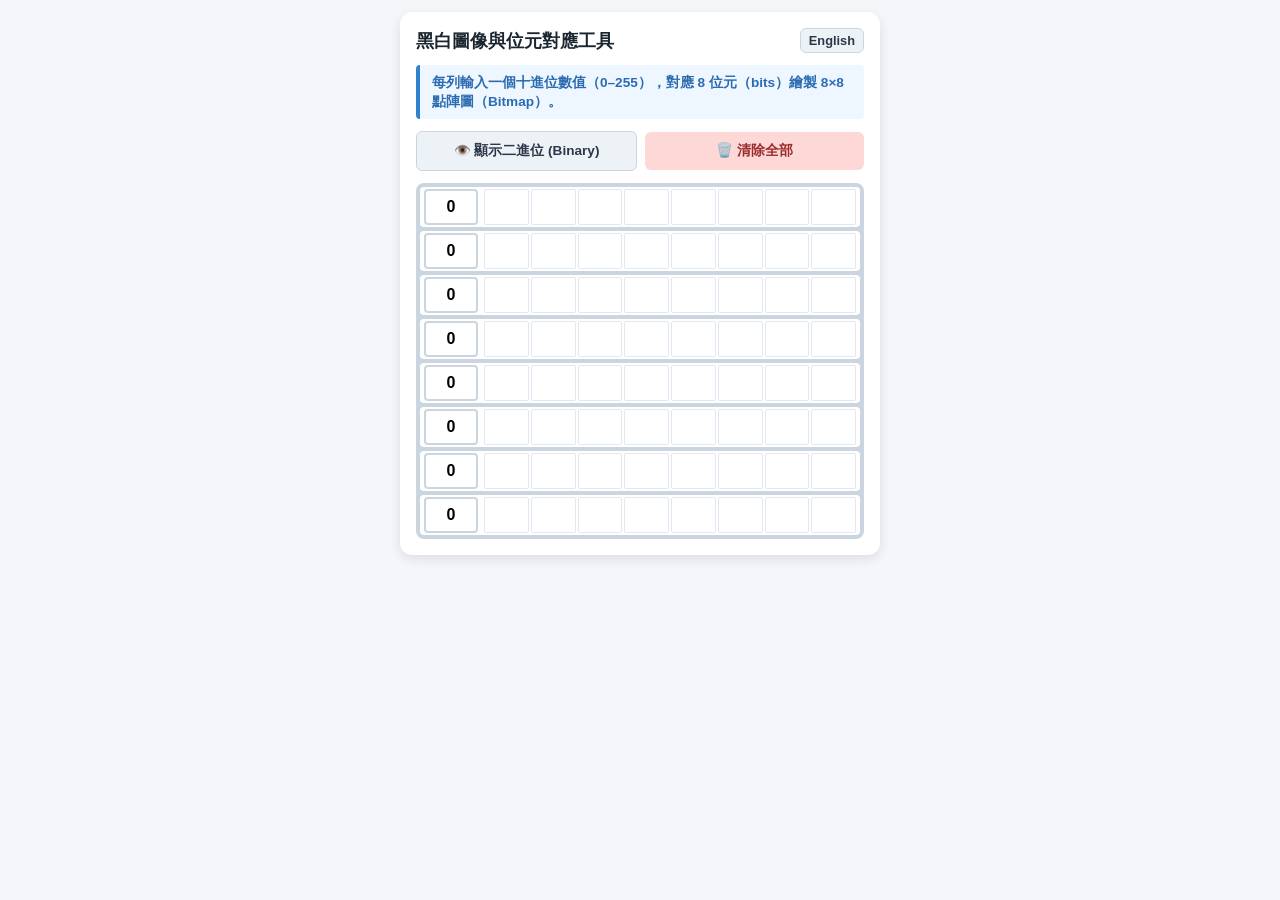
<file: simplified-example-after-followup-prompt.html>
<!DOCTYPE html>
<html lang="zh-Hant">
<head>
  <meta charset="UTF-8">
  <meta name="viewport" content="width=device-width, initial-scale=1.0">
  <title>點陣圖儲存原理學習工具 (Bitmap Storage Concept)</title>
  <style>
    * {
      box-sizing: border-box;
      margin: 0;
      padding: 0;
    }

    body {
      font-family: -apple-system, BlinkMacSystemFont, "Segoe UI", Roboto, "Helvetica Neue", Arial, sans-serif;
      background-color: #f4f6f9;
      color: #333;
      padding: 12px;
      display: flex;
      flex-direction: column;
      align-items: center;
      min-height: 100vh;
    }

    .container {
      width: 100%;
      max-width: 480px;
      background: #ffffff;
      border-radius: 12px;
      padding: 16px;
      box-shadow: 0 4px 12px rgba(0,0,0,0.1);
      display: flex;
      flex-direction: column;
      gap: 12px;
    }

    .header-bar {
      display: flex;
      justify-content: space-between;
      align-items: center;
    }

    h1 {
      font-size: 1.1rem;
      color: #1a252f;
    }

    .lang-btn {
      background-color: #edf2f7;
      border: 1px solid #cbd5e0;
      border-radius: 6px;
      padding: 4px 8px;
      font-size: 0.8rem;
      font-weight: bold;
      cursor: pointer;
      color: #2d3748;
    }

    .description {
      font-size: 0.85rem;
      background-color: #eef6ff;
      border-left: 4px solid #3182ce;
      padding: 8px 12px;
      border-radius: 4px;
      line-height: 1.4;
      color: #2b6cb0;
      font-weight: bold;
    }

    .controls {
      display: flex;
      justify-content: space-between;
      align-items: center;
      gap: 8px;
    }

    .toggle-btn, .clear-btn {
      flex: 1;
      padding: 10px 6px;
      font-size: 0.85rem;
      font-weight: bold;
      border: none;
      border-radius: 6px;
      cursor: pointer;
      display: flex;
      align-items: center;
      justify-content: center;
      gap: 4px;
    }

    .toggle-btn {
      background-color: #edf2f7;
      color: #2d3748;
      border: 1px solid #cbd5e0;
    }

    .toggle-btn.active {
      background-color: #3182ce;
      color: white;
      border-color: #2b6cb0;
    }

    .clear-btn {
      background-color: #fed7d7;
      color: #9b2c2c;
    }

    .clear-btn:active {
      background-color: #feb2b2;
    }

    .grid-container {
      display: flex;
      flex-direction: column;
      gap: 4px;
      background-color: #cbd5e0;
      padding: 4px;
      border-radius: 8px;
    }

    .row-wrapper {
      display: flex;
      align-items: center;
      gap: 6px;
      background-color: #ffffff;
      padding: 2px 4px;
      border-radius: 4px;
    }

    .input-group {
      display: flex;
      flex-direction: column;
      width: 54px;
      position: relative;
    }

    .row-input {
      width: 100%;
      height: 36px;
      text-align: center;
      font-size: 1rem;
      font-weight: bold;
      border: 2px solid #cbd5e0;
      border-radius: 4px;
      outline: none;
    }

    .row-input:focus {
      border-color: #3182ce;
    }

    .row-input.error {
      border-color: #e53e3e;
      background-color: #fff5f5;
    }

    .binary-display {
      font-family: monospace;
      font-size: 0.75rem;
      letter-spacing: 1px;
      color: #718096;
      text-align: center;
      display: none;
      white-space: nowrap;
    }

    .show-binary .binary-display {
      display: block;
    }

    .pixels-row {
      display: flex;
      flex: 1;
      gap: 2px;
      height: 36px;
    }

    .pixel {
      flex: 1;
      height: 100%;
      border-radius: 2px;
      transition: background-color 0.1s ease;
      display: flex;
      align-items: center;
      justify-content: center;
      font-size: 0.7rem;
      font-weight: bold;
      user-select: none;
    }

    .pixel.off {
      background-color: #ffffff;
      border: 1px solid #e2e8f0;
      color: #a0aec0;
    }

    .pixel.on {
      background-color: #000000;
      border: 1px solid #000000;
      color: #ffffff;
    }

    .error-toast {
      position: fixed;
      top: 20px;
      left: 50%;
      transform: translateX(-50%);
      background-color: #e53e3e;
      color: white;
      padding: 10px 16px;
      border-radius: 20px;
      font-size: 0.85rem;
      box-shadow: 0 4px 10px rgba(0,0,0,0.2);
      display: none;
      z-index: 1000;
      text-align: center;
    }
  </style>
</head>
<body>

  <div id="errorToast" class="error-toast"></div>

  <div class="container">
    <div class="header-bar">
      <h1 id="uiTitle">黑白圖像與位元對應工具</h1>
      <button class="lang-btn" id="langBtn" onclick="toggleLanguage()">English</button>
    </div>

    <div class="description" id="uiDesc">
      每列輸入一個十進位數值（0–255），對應 8 位元（bits）繪製 8×8 點陣圖（Bitmap）。
    </div>

    <div class="controls">
      <button class="toggle-btn" id="toggleBinaryBtn" onclick="toggleBinary()">
        <span id="uiToggleBtn">👁️ 顯示二進位 (Binary)</span>
      </button>
      <button class="clear-btn" onclick="clearAll()">
        <span id="uiClearBtn">🗑️ 清除全部</span>
      </button>
    </div>

    <div class="grid-container" id="gridContainer">
      </div>
  </div>

  <script>
    const rowsCount = 8;
    const gridContainer = document.getElementById('gridContainer');
    const toast = document.getElementById('errorToast');
    
    let showBinaryState = false;
    let currentLang = 'zh'; // 預設繁體中文

    const i18n = {
      zh: {
        title: "黑白圖像與位元對應工具",
        langBtn: "English",
        desc: "每列輸入一個十進位數值（0–255），對應 8 位元（bits）繪製 8×8 點陣圖（Bitmap）。",
        toggleShow: "👁️ 顯示二進位 (Binary)",
        toggleHide: "👁️ 隱藏二進位 (Binary)",
        clear: "🗑️ 清除全部",
        errorToast: "請輸入 0 至 255 的整數！"
      },
      en: {
        title: "Bitmap & Bit Storage Tool",
        langBtn: "繁體中文",
        desc: "Enter a decimal value (0–255) per row to map 8 bits into an 8×8 bitmap pattern.",
        toggleShow: "👁️ Show Binary",
        toggleHide: "👁️ Hide Binary",
        clear: "🗑️ Clear All",
        errorToast: "Please enter an integer between 0 and 255!"
      }
    };

    function updateLanguageUI() {
      const texts = i18n[currentLang];
      document.getElementById('uiTitle').innerText = texts.title;
      document.getElementById('langBtn').innerText = texts.langBtn;
      document.getElementById('uiDesc').innerText = texts.desc;
      document.getElementById('uiClearBtn').innerText = texts.clear;
      
      const toggleBtnText = document.getElementById('uiToggleBtn');
      toggleBtnText.innerText = showBinaryState ? texts.toggleHide : texts.toggleShow;
      
      document.documentElement.lang = currentLang === 'zh' ? 'zh-Hant' : 'en';
    }

    function toggleLanguage() {
      currentLang = currentLang === 'zh' ? 'en' : 'zh';
      updateLanguageUI();
    }

    function initGrid() {
      gridContainer.innerHTML = '';
      for (let i = 0; i < rowsCount; i++) {
        const rowWrapper = document.createElement('div');
        rowWrapper.className = 'row-wrapper';

        const inputGroup = document.createElement('div');
        inputGroup.className = 'input-group';

        const input = document.createElement('input');
        input.type = 'text';
        input.inputMode = 'numeric';
        input.className = 'row-input';
        input.value = '0';
        input.dataset.rowIndex = i;
        input.addEventListener('input', (e) => handleInput(e, i));

        const binaryDisplay = document.createElement('div');
        binaryDisplay.className = 'binary-display';
        binaryDisplay.id = `binary-${i}`;
        binaryDisplay.innerText = '00000000';

        inputGroup.appendChild(input);
        inputGroup.appendChild(binaryDisplay);

        const pixelsRow = document.createElement('div');
        pixelsRow.className = 'pixels-row';
        pixelsRow.id = `row-pixels-${i}`;

        for (let j = 0; j < 8; j++) {
          const pixel = document.createElement('div');
          pixel.className = 'pixel off';
          pixel.id = `pixel-${i}-${j}`;
          pixelsRow.appendChild(pixel);
        }

        rowWrapper.appendChild(inputGroup);
        rowWrapper.appendChild(pixelsRow);
        gridContainer.appendChild(rowWrapper);

        updateRow(i, 0);
      }
    }

    function handleInput(e, rowIndex) {
      const inputEl = e.target;
      const valStr = inputEl.value.trim();

      if (valStr === '') {
        inputEl.classList.remove('error');
        updateRow(rowIndex, 0);
        return;
      }

      const isValidInt = /^\d+$/.test(valStr);
      const valNum = parseInt(valStr, 10);

      if (!isValidInt || valNum < 0 || valNum > 255) {
        inputEl.classList.add('error');
        showToast();
        return;
      }

      inputEl.classList.remove('error');
      updateRow(rowIndex, valNum);
    }

    function updateRow(rowIndex, val) {
      const binaryStr = val.toString(2).padStart(8, '0');
      
      const binaryDisplay = document.getElementById(`binary-${rowIndex}`);
      if (binaryDisplay) {
        binaryDisplay.innerText = binaryStr;
      }

      for (let bit = 0; bit < 8; bit++) {
        const pixel = document.getElementById(`pixel-${rowIndex}-${bit}`);
        const bitValue = binaryStr[bit];

        if (bitValue === '1') {
          pixel.className = 'pixel on';
          pixel.innerText = showBinaryState ? '1' : '';
        } else {
          pixel.className = 'pixel off';
          pixel.innerText = showBinaryState ? '0' : '';
        }
      }
    }

    function toggleBinary() {
      showBinaryState = !showBinaryState;
      const btn = document.getElementById('toggleBinaryBtn');
      
      if (showBinaryState) {
        gridContainer.classList.add('show-binary');
        btn.classList.add('active');
      } else {
        gridContainer.classList.remove('show-binary');
        btn.classList.remove('active');
      }

      updateLanguageUI();

      const inputs = document.querySelectorAll('.row-input');
      inputs.forEach((input, index) => {
        const val = parseInt(input.value, 10) || 0;
        updateRow(index, val);
      });
    }

    function clearAll() {
      const inputs = document.querySelectorAll('.row-input');
      inputs.forEach((input, index) => {
        input.value = '0';
        input.classList.remove('error');
        updateRow(index, 0);
      });
    }

    let toastTimer;
    function showToast() {
      toast.innerText = i18n[currentLang].errorToast;
      toast.style.display = 'block';
      clearTimeout(toastTimer);
      toastTimer = setTimeout(() => {
        toast.style.display = 'none';
      }, 2000);
    }

    // 初始化頁面與語言
    initGrid();
    updateLanguageUI();
  </script>
</body>
</html>
</file>
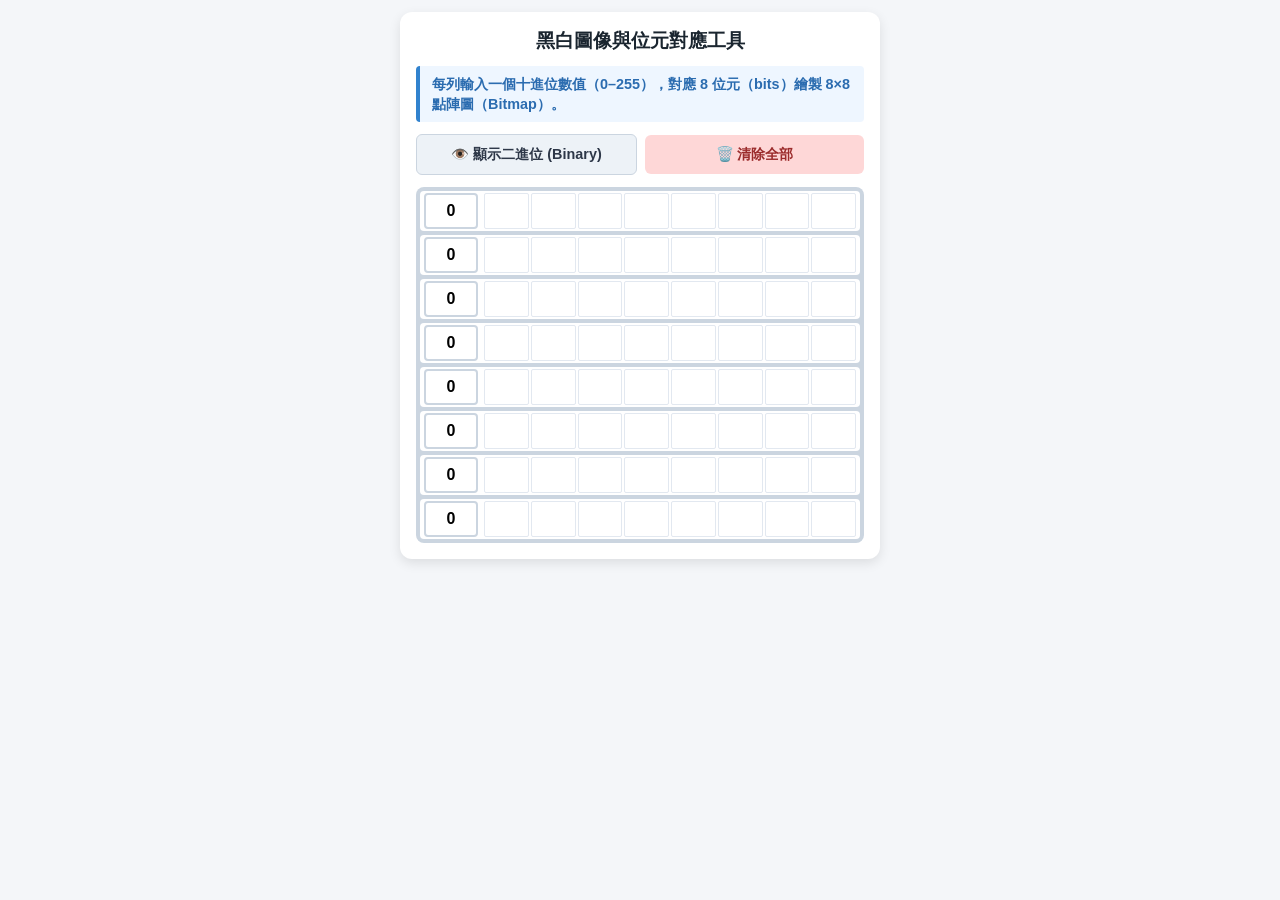
<file: simplified-example-initial-result.html>
<!DOCTYPE1 html>
<html lang="zh-Hant">
<head>
  <meta charset="UTF-8">
  <meta name="viewport" content="width=device-width, initial-scale=1.0">
  <title>點陣圖儲存原理學習工具 (Bitmap Storage Concept)</title>
  <style>
    * {
      box-sizing: border-box;
      margin: 0;
      padding: 0;
    }

    body {
      font-family: -apple-system, BlinkMacSystemFont, "Segoe UI", Roboto, "Helvetica Neue", Arial, sans-serif;
      background-color: #f4f6f9;
      color: #333;
      padding: 12px;
      display: flex;
      flex-direction: column;
      align-items: center;
      min-height: 100vh;
    }

    .container {
      width: 100%;
      max-width: 480px;
      background: #ffffff;
      border-radius: 12px;
      padding: 16px;
      box-shadow: 0 4px 12px rgba(0,0,0,0.1);
      display: flex;
      flex-direction: column;
      gap: 12px;
    }

    h1 {
      font-size: 1.2rem;
      text-align: center;
      color: #1a252f;
    }

    .description {
      font-size: 0.9rem;
      background-color: #eef6ff;
      border-left: 4px solid #3182ce;
      padding: 8px 12px;
      border-radius: 4px;
      line-height: 1.4;
      color: #2b6cb0;
      font-weight: bold;
    }

    .controls {
      display: flex;
      justify-content: space-between;
      align-items: center;
      gap: 8px;
    }

    .toggle-btn, .clear-btn {
      flex: 1;
      padding: 10px 8px;
      font-size: 0.9rem;
      font-weight: bold;
      border: none;
      border-radius: 6px;
      cursor: pointer;
      display: flex;
      align-items: center;
      justify-content: center;
      gap: 4px;
    }

    .toggle-btn {
      background-color: #edf2f7;
      color: #2d3748;
      border: 1px solid #cbd5e0;
    }

    .toggle-btn.active {
      background-color: #3182ce;
      color: white;
      border-color: #2b6cb0;
    }

    .clear-btn {
      background-color: #fed7d7;
      color: #9b2c2c;
    }

    .clear-btn:active {
      background-color: #feb2b2;
    }

    .grid-container {
      display: flex;
      flex-direction: column;
      gap: 4px;
      background-color: #cbd5e0;
      padding: 4px;
      border-radius: 8px;
    }

    .row-wrapper {
      display: flex;
      align-items: center;
      gap: 6px;
      background-color: #ffffff;
      padding: 2px 4px;
      border-radius: 4px;
    }

    .input-group {
      display: flex;
      flex-direction: column;
      width: 54px;
      position: relative;
    }

    .row-input {
      width: 100%;
      height: 36px;
      text-align: center;
      font-size: 1rem;
      font-weight: bold;
      border: 2px solid #cbd5e0;
      border-radius: 4px;
      outline: none;
    }

    .row-input:focus {
      border-color: #3182ce;
    }

    .row-input.error {
      border-color: #e53e3e;
      background-color: #fff5f5;
    }

    .binary-display {
      font-family: monospace;
      font-size: 0.75rem;
      letter-spacing: 1px;
      color: #718096;
      text-align: center;
      display: none;
      white-space: nowrap;
    }

    .show-binary .binary-display {
      display: block;
    }

    .pixels-row {
      display: flex;
      flex: 1;
      gap: 2px;
      height: 36px;
    }

    .pixel {
      flex: 1;
      height: 100%;
      border-radius: 2px;
      transition: background-color 0.1s ease;
      display: flex;
      align-items: center;
      justify-content: center;
      font-size: 0.7rem;
      font-weight: bold;
      user-select: none;
    }

    .pixel.off {
      background-color: #ffffff;
      border: 1px solid #e2e8f0;
      color: #a0aec0;
    }

    .pixel.on {
      background-color: #000000;
      border: 1px solid #000000;
      color: #ffffff;
    }

    .error-toast {
      position: fixed;
      top: 20px;
      left: 50%;
      transform: translateX(-50%);
      background-color: #e53e3e;
      color: white;
      padding: 10px 16px;
      border-radius: 20px;
      font-size: 0.9rem;
      box-shadow: 0 4px 10px rgba(0,0,0,0.2);
      display: none;
      z-index: 1000;
    }
  </style>
</head>
<body>

  <div id="errorToast" class="error-toast">請輸入 0 至 255 的整數！</div>

  <div class="container">
    <h1>黑白圖像與位元對應工具</h1>

    <div class="description" id="statusDescription">
      每列輸入一個十進位數值（0–255），對應 8 位元（bits）繪製 8×8 點陣圖（Bitmap）。
    </div>

    <div class="controls">
      <button class="toggle-btn" id="toggleBinaryBtn" onclick="toggleBinary()">
        <span>👁️ 顯示二進位 (Binary)</span>
      </button>
      <button class="clear-btn" onclick="clearAll()">
        <span>🗑️ 清除全部</span>
      </button>
    </div>

    <div class="grid-container" id="gridContainer">
      </div>
  </div>

  <script>
    const rowsCount = 8;
    const gridContainer = document.getElementById('gridContainer');
    const toast = document.getElementById('errorToast');
    let showBinaryState = false;

    // 初始化 8 行
    function initGrid() {
      gridContainer.innerHTML = '';
      for (let i = 0; i < rowsCount; i++) {
        const rowWrapper = document.createElement('div');
        rowWrapper.className = 'row-wrapper';

        // 輸入框容器
        const inputGroup = document.createElement('div');
        inputGroup.className = 'input-group';

        const input = document.createElement('input');
        input.type = 'text';
        input.inputMode = 'numeric';
        input.className = 'row-input';
        input.value = '0';
        input.dataset.rowIndex = i;
        input.addEventListener('input', (e) => handleInput(e, i));

        const binaryDisplay = document.createElement('div');
        binaryDisplay.className = 'binary-display';
        binaryDisplay.id = `binary-${i}`;
        binaryDisplay.innerText = '00000000';

        inputGroup.appendChild(input);
        inputGroup.appendChild(binaryDisplay);

        // 8 個像素方格
        const pixelsRow = document.createElement('div');
        pixelsRow.className = 'pixels-row';
        pixelsRow.id = `row-pixels-${i}`;

        for (let j = 0; j < 8; j++) {
          const pixel = document.createElement('div');
          pixel.className = 'pixel off';
          pixel.id = `pixel-${i}-${j}`;
          pixelsRow.appendChild(pixel);
        }

        rowWrapper.appendChild(inputGroup);
        rowWrapper.appendChild(pixelsRow);
        gridContainer.appendChild(rowWrapper);

        updateRow(i, 0);
      }
    }

    // 處理輸入與驗證
    function handleInput(e, rowIndex) {
      const inputEl = e.target;
      const valStr = inputEl.value.trim();

      // 空白時預設為 0 更新，但不報錯
      if (valStr === '') {
        inputEl.classList.remove('error');
        updateRow(rowIndex, 0);
        return;
      }

      // 正則驗證：必須為純數字整數
      const isValidInt = /^\d+$/.test(valStr);
      const valNum = parseInt(valStr, 10);

      if (!isValidInt || valNum < 0 || valNum > 255) {
        inputEl.classList.add('error');
        showToast();
        // 還原為有效數值或維持最後正確狀態
        return;
      }

      inputEl.classList.remove('error');
      updateRow(rowIndex, valNum);
    }

    // 更新單列圖案與二進位顯示
    function updateRow(rowIndex, val) {
      // 轉換為 8 位元二進位字串 (補零)
      const binaryStr = val.toString(2).padStart(8, '0');
      
      // 更新二進位文字顯示
      const binaryDisplay = document.getElementById(`binary-${rowIndex}`);
      if (binaryDisplay) {
        binaryDisplay.innerText = binaryStr;
      }

      // 更新 8 個像素格 (最高位 bit 7 在最左邊, bit 0 在最右邊)
      for (let bit = 0; bit < 8; bit++) {
        const pixel = document.getElementById(`pixel-${rowIndex}-${bit}`);
        const bitValue = binaryStr[bit]; // '1' 或 '0'

        if (bitValue === '1') {
          pixel.className = 'pixel on';
          pixel.innerText = showBinaryState ? '1' : '';
        } else {
          pixel.className = 'pixel off';
          pixel.innerText = showBinaryState ? '0' : '';
        }
      }
    }

    // 切換二進位顯示模式
    function toggleBinary() {
      showBinaryState = !showBinaryState;
      const btn = document.getElementById('toggleBinaryBtn');
      
      if (showBinaryState) {
        gridContainer.classList.add('show-binary');
        btn.classList.add('active');
      } else {
        gridContainer.classList.remove('show-binary');
        btn.classList.remove('active');
      }

      // 重新整理像素格上的文字數字
      const inputs = document.querySelectorAll('.row-input');
      inputs.forEach((input, index) => {
        const val = parseInt(input.value, 10) || 0;
        updateRow(index, val);
      });
    }

    // 清除全部回到預設 state
    function clearAll() {
      const inputs = document.querySelectorAll('.row-input');
      inputs.forEach((input, index) => {
        input.value = '0';
        input.classList.remove('error');
        updateRow(index, 0);
      });
    }

    // 顯示錯誤提示 Toast
    let toastTimer;
    function showToast() {
      toast.style.display = 'block';
      clearTimeout(toastTimer);
      toastTimer = setTimeout(() => {
        toast.style.display = 'none';
      }, 2000);
    }

    // 啟動初始化
    initGrid();
  </script>
</body>
</html>
</file>
